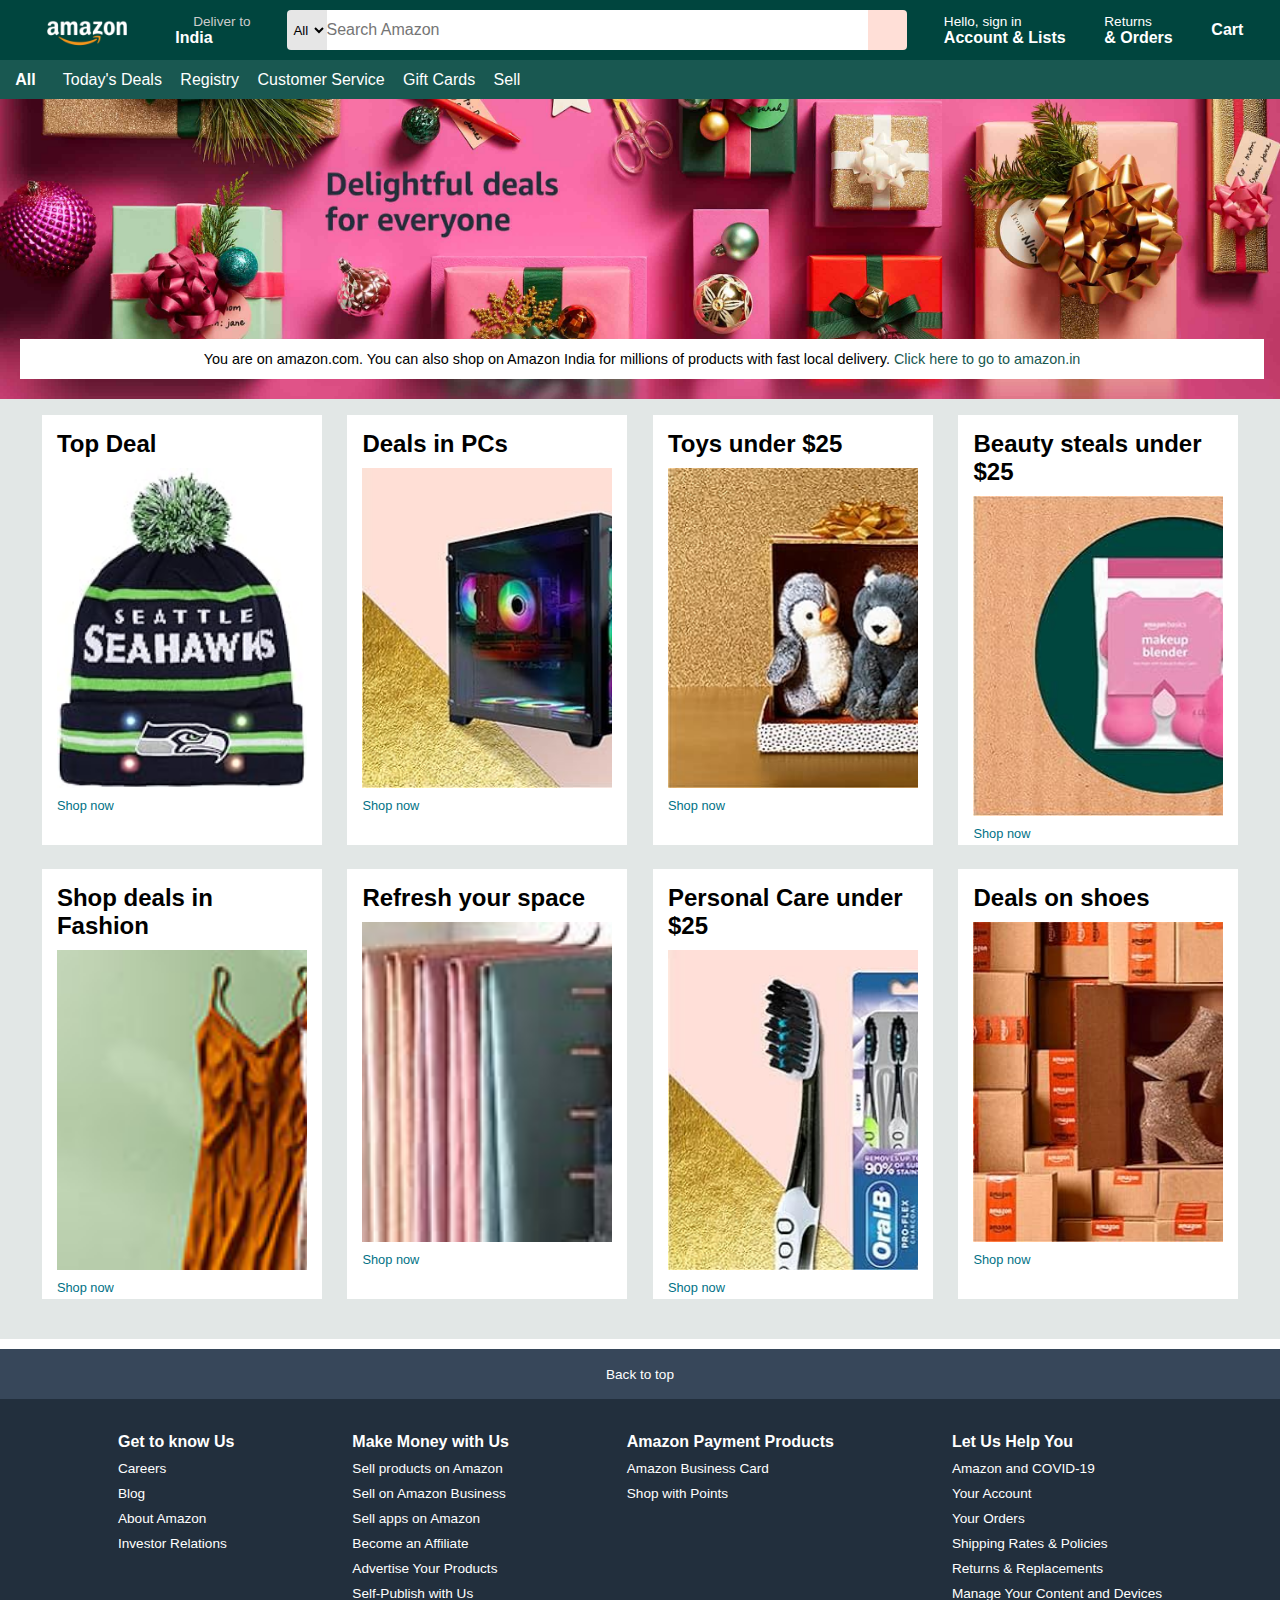
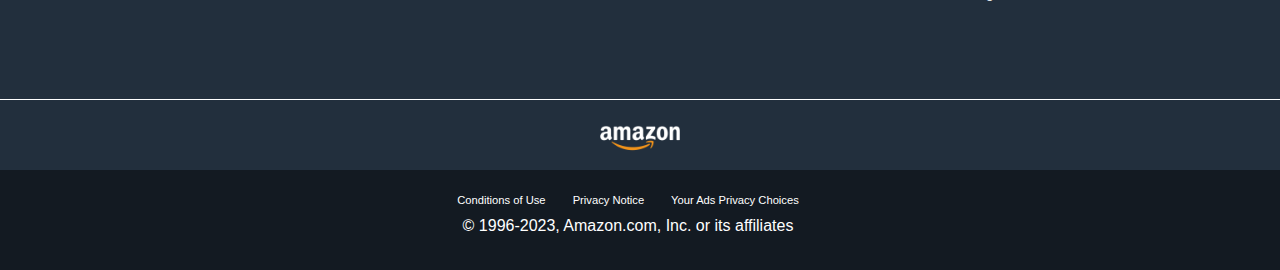
<file: amazon/index.html>
<!DOCTYPE html>
<html lang="en">
  <head>
    <meta charset="UTF-8" />
    <meta name="viewport" content="width=device-width, initial-scale=1.0" />
    <title>Amazon.com</title>
    <link
      rel="stylesheet"
      href="https://cdnjs.cloudflare.com/ajax/libs/font-awesome/6.5.0/css/all.min.css"
      integrity="sha512-Avb2QiuDEEvB4bZJYdft2mNjVShBftLdPG8FJ0V7irTLQ8Uo0qcPxh4Plq7G5tGm0rU+1SPhVotteLpBERwTkw=="
      crossorigin="anonymous"
      referrerpolicy="no-referrer"
    />
    <link rel="stylesheet" href="styles.css" />
  </head>
  <body>
    <header>
      <div class="nav-bar">
        <div class="nav-logo border"><div class="logo"></div></div>
        <div class="nav-map border">
          <span class="map-one">Deliver to</span>
          <div class="map-two">
            <i class="fa-solid fa-location-dot"></i>
            <span>India</span>
          </div>
        </div>
        <div class="nav-search">
          <select class="search-select">
            <option value="All">All</option>
          </select>
          <input type="text" placeholder="Search Amazon" class="search-input" />
          <div class="search-icon">
            <i class="fa-solid fa-magnifying-glass"></i>
          </div>
        </div>
        <div class="nav-add border">
          <p class="add-one">Hello, sign in</p>
          <p class="add-two">
            Account & Lists <i class="fa-solid fa-caret-down"></i>
          </p>
        </div>
        <div class="nav-add border">
          <p class="add-one">Returns</p>
          <p class="add-two">& Orders</p>
        </div>
        <div class="nav-cart border">
          <div class="cart-logo">
            <i class="fa-solid fa-cart-shopping"></i>
          </div>
          <p class="add-two">Cart</p>
        </div>
      </div>
      <div class="nav-menu">
        <div class="border">
          <i class="fa-solid fa-bars"></i>
          <span class="menu-all">All</span>
        </div>
        <div class="menu-option">
          <span class="border">Today's Deals</span>
          <span class="border">Registry</span>
          <span class="border">Customer Service</span>
          <span class="border">Gift Cards</span>
          <span class="border">Sell</span>
        </div>
      </div>
    </header>
    <main>
      <div class="hero">
        <div class="hero-content">
          <p>
              You are on amazon.com. You can also shop on Amazon India for millions
              of products with fast local delivery.
              <a href="https://amazon.in/?ref=aisgw_intl_stripe_in">
                Click here to go to amazon.in
          </p>
          </a>
        </div>
              </div>

        <div class="hero-catalog">
            <div class="catalog">
                <h2 class="catalog-header">Top Deal</h2>
                <div class="catalog-img" style="background-image: url(catalog_1.jpg);"></div>
                <p>Shop now</p>
            </div>
            <div class="catalog">
                <h2 class="catalog-header">Deals in PCs</h2>
                <div class="catalog-img" style="background-image: url(catalog_2.jpg);"></div>
                <p>Shop now</p>
            </div>
            <div class="catalog">
                <h2 class="catalog-header">Toys under $25</h2>
                <div class="catalog-img" style="background-image: url(catalog_3.jpg);"></div>
                <p>Shop now</p>
            </div>
            <div class="catalog">
                <h2 class="catalog-header">Beauty steals under $25</h2>
                <div class="catalog-img" style="background-image: url(catalog_4.jpg);"></div>
                <p>Shop now</p>
            </div>
            <div class="catalog">
                <h2 class="catalog-header">Shop deals in Fashion</h2>
                <div class="catalog-img" style="background-image: url(catalog_5.jpg);"></div>
                <p>Shop now</p>
            </div>
            <div class="catalog">
                <h2 class="catalog-header">Refresh your space</h2>
                <div class="catalog-img" style="background-image: url(catalog_6.jpg);"></div>
                <p>Shop now</p>
            </div>
            <div class="catalog">
                <h2 class="catalog-header">Personal Care under $25</h2>
                <div class="catalog-img" style="background-image: url(catalog_7.jpg);"></div>
                <p>Shop now</p>
            </div>
            <div class="catalog">
                <h2 class="catalog-header">Deals on shoes</h2>
                <div class="catalog-img" style="background-image: url(catalog_8.jpg);"></div>
                <p>Shop now</p>
            </div>
        </div>
    </main>
    <footer>
        <div class="footer-panel-1">Back to top</div>
        <div class="footer-panel-2">
            <div class="panel-content">
                <a href="#" class="panel-content-head">Get to know Us</a>
                <a href="#" class="panel-content-data">Careers</a>
                <a href="#" class="panel-content-data">Blog</a>
                <a href="#" class="panel-content-data">About Amazon</a>
                <a href="#" class="panel-content-data">Investor Relations</a>
            </div>
            <div class="panel-content">
                <a href="#" class="panel-content-head">Make Money with Us</a>
                <a href="#" class="panel-content-data">Sell products on Amazon</a>
                <a href="#" class="panel-content-data">Sell on Amazon Business</a>
                <a href="#" class="panel-content-data">Sell apps on Amazon</a>
                <a href="#" class="panel-content-data">Become an Affiliate</a>
                <a href="#" class="panel-content-data">Advertise Your Products</a>
                <a href="#" class="panel-content-data">Self-Publish with Us</a>


            </div>
            <div class="panel-content">
                <a href="#" class="panel-content-head">Amazon Payment Products</a>
                <a href="#" class="panel-content-data">Amazon Business Card</a>
                <a href="#" class="panel-content-data">Shop with Points</a>
            </div>
            <div class="panel-content">
                <a href="#" class="panel-content-head">Let Us Help You</a>
                <a href="#" class="panel-content-data">Amazon and COVID-19</a>
                <a href="#" class="panel-content-data">Your Account</a>
                <a href="#" class="panel-content-data">Your Orders</a>
                <a href="#" class="panel-content-data">Shipping Rates & Policies</a>
                <a href="#" class="panel-content-data">Returns & Replacements</a>
                <a href="#" class="panel-content-data">Manage Your Content and Devices</a>
            </div>
        </div>
        <div class="footer-panel-3">
            <div class="footer-logo"></div>
        </div>
        <div class="footer-panel-4">
            <div class="row">
                <a href="#" class="panel-data">Conditions of Use</a>
                <a href="#" class="panel-data">Privacy Notice</a>
                <a href="#" class="panel-data">Your Ads Privacy Choices</a>
            </div>
            <div class="copyright">© 1996-2023, Amazon.com, Inc. or its affiliates</div>
        </div>
    </footer>
  </body>
</html>
</file>
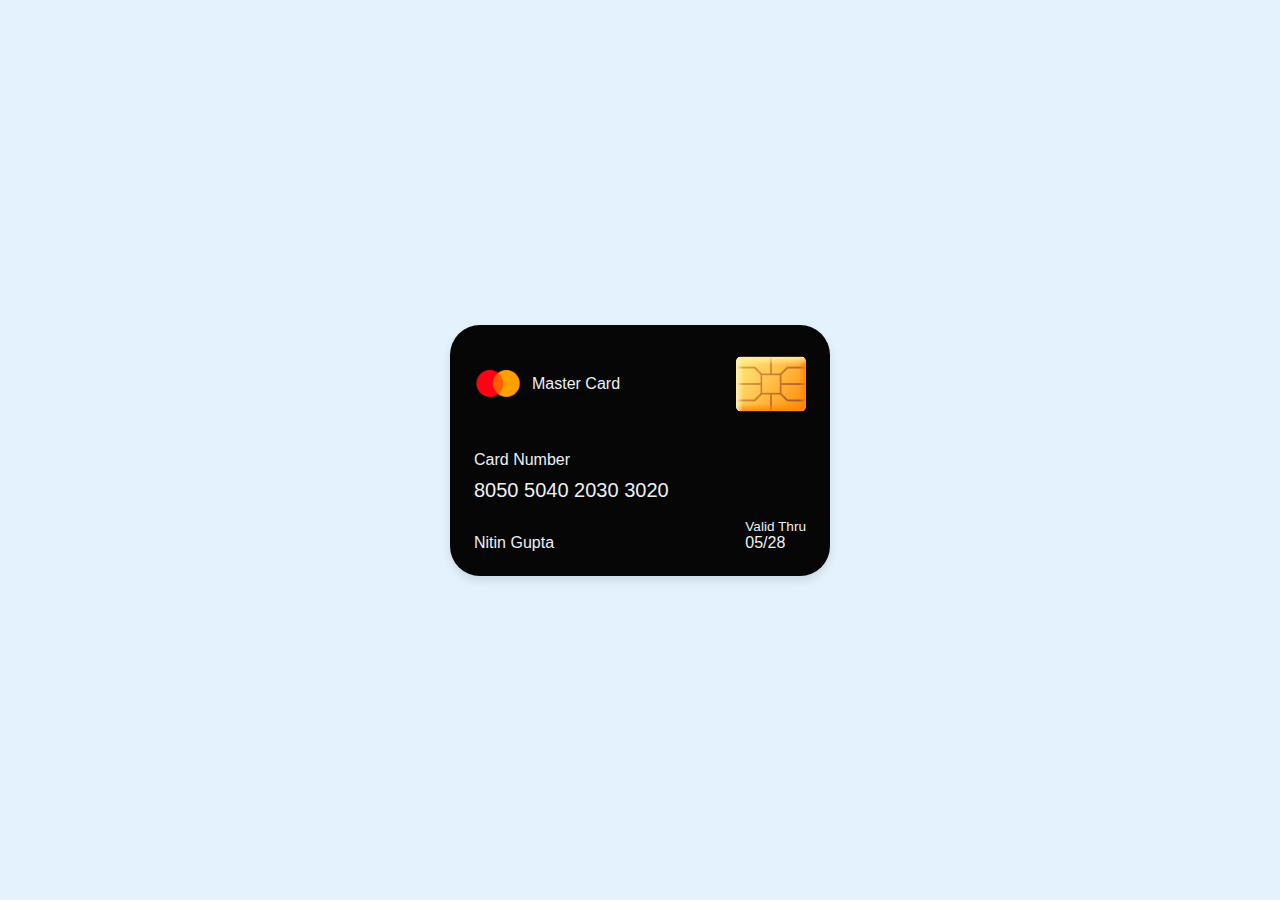
<file: Credit Card/index.html>
<!DOCTYPE html>
<html lang="en">
  <head>
    <meta charset="UTF-8" />
    <meta name="viewport" content="width=device-width, initial-scale=1.0" />
    <title>Credit Card UI Design</title>
    <link rel="stylesheet" href="styles.css" />
  </head>
  <body>
    <div class="card">
      <div class="header">
        <div class="logo">
          <img src="logo.png" />
          <h5 class="content">Master Card</h5>
        </div>
        <div class="chip"></div>
      </div>
      <div class="info">
        <div class="card-detail">
          <div class="card-lab">Card Number</div>
          <div class="card-num">8050 5040 2030 3020</div>
          <div class="name">Nitin Gupta</div>
        </div>
        <div class="card-info">
          <div class="valid">Valid Thru</div>
          <div class="date">05/28</div>
        </div>
      </div>
    </div>
  </body>
</html>
</file>
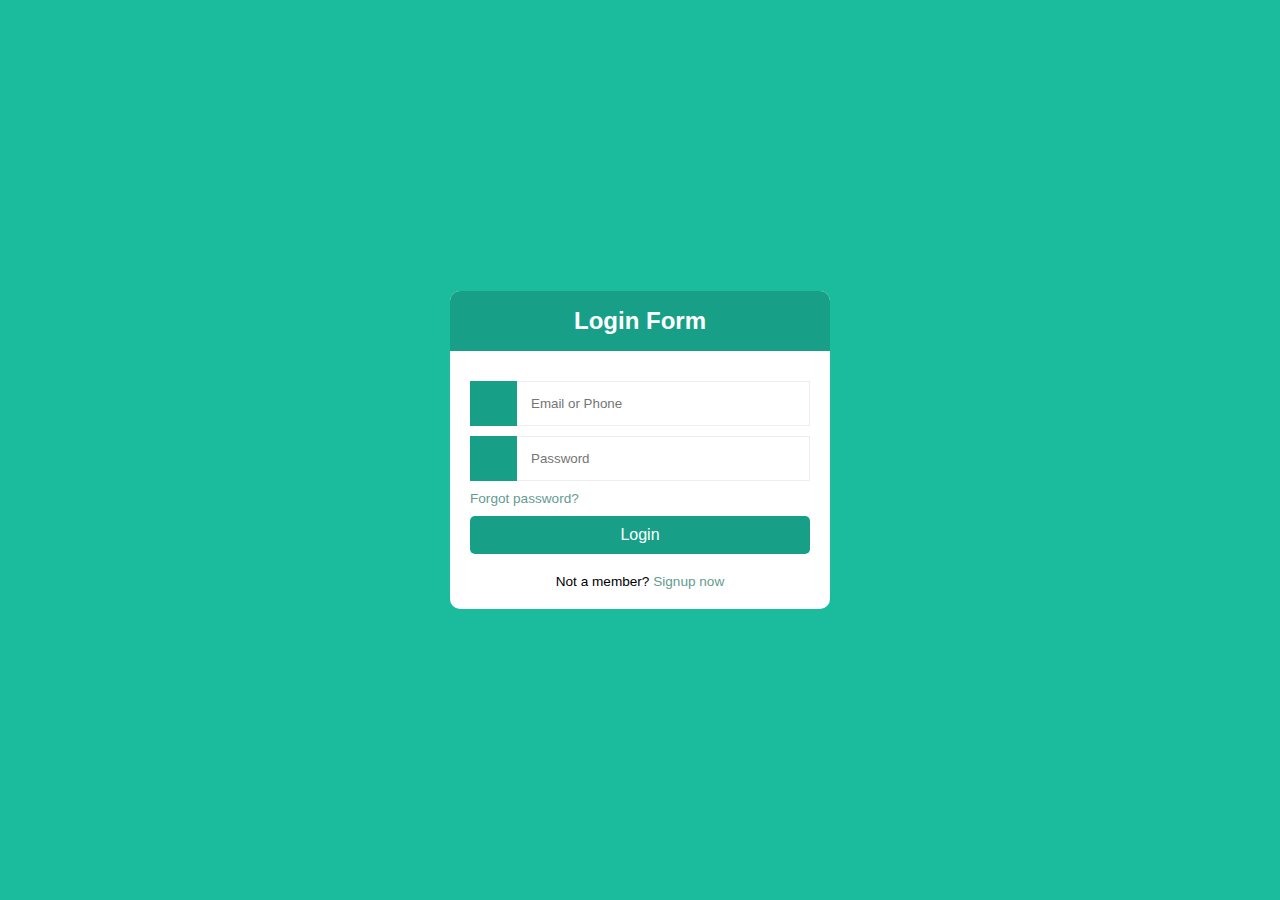
<file: Login FORM/index.html>
<!DOCTYPE html>
<html lang="en">
  <head>
    <meta charset="UTF-8" />
    <meta name="viewport" content="width=device-width, initial-scale=1.0" />
    <title>Login Form</title>
    <link rel="stylesheet" href="styles.css" />
    <link
      rel="stylesheet"
      href="https://cdnjs.cloudflare.com/ajax/libs/font-awesome/6.5.0/css/all.min.css"
      integrity="sha512-Avb2QiuDEEvB4bZJYdft2mNjVShBftLdPG8FJ0V7irTLQ8Uo0qcPxh4Plq7G5tGm0rU+1SPhVotteLpBERwTkw=="
      crossorigin="anonymous"
      referrerpolicy="no-referrer"
    />
  </head>
  <body>
    <form action="" class="form">
      <h2 class="heading">Login Form</h2>
      <div class="content">
        <div class="user">
          <i class="fa-solid fa-user"></i
          ><input
            type="text"
            class="username"
            placeholder="Email or Phone"
            required
          />
        </div>
        <div class="passw">
          <i class="fa-solid fa-lock"></i
          ><input
            type="password"
            class="password"
            placeholder="Password"
            required
          />
        </div>
        <a class="forgot" href="#">Forgot password?</a>
        <button type="submit" class="login">Login</button>
        <div class="signup">
          <a href="#">Not a member? <span class="forgot">Signup now</span></a>
        </div>
      </div>
    </form>
  </body>
</html>
</file>
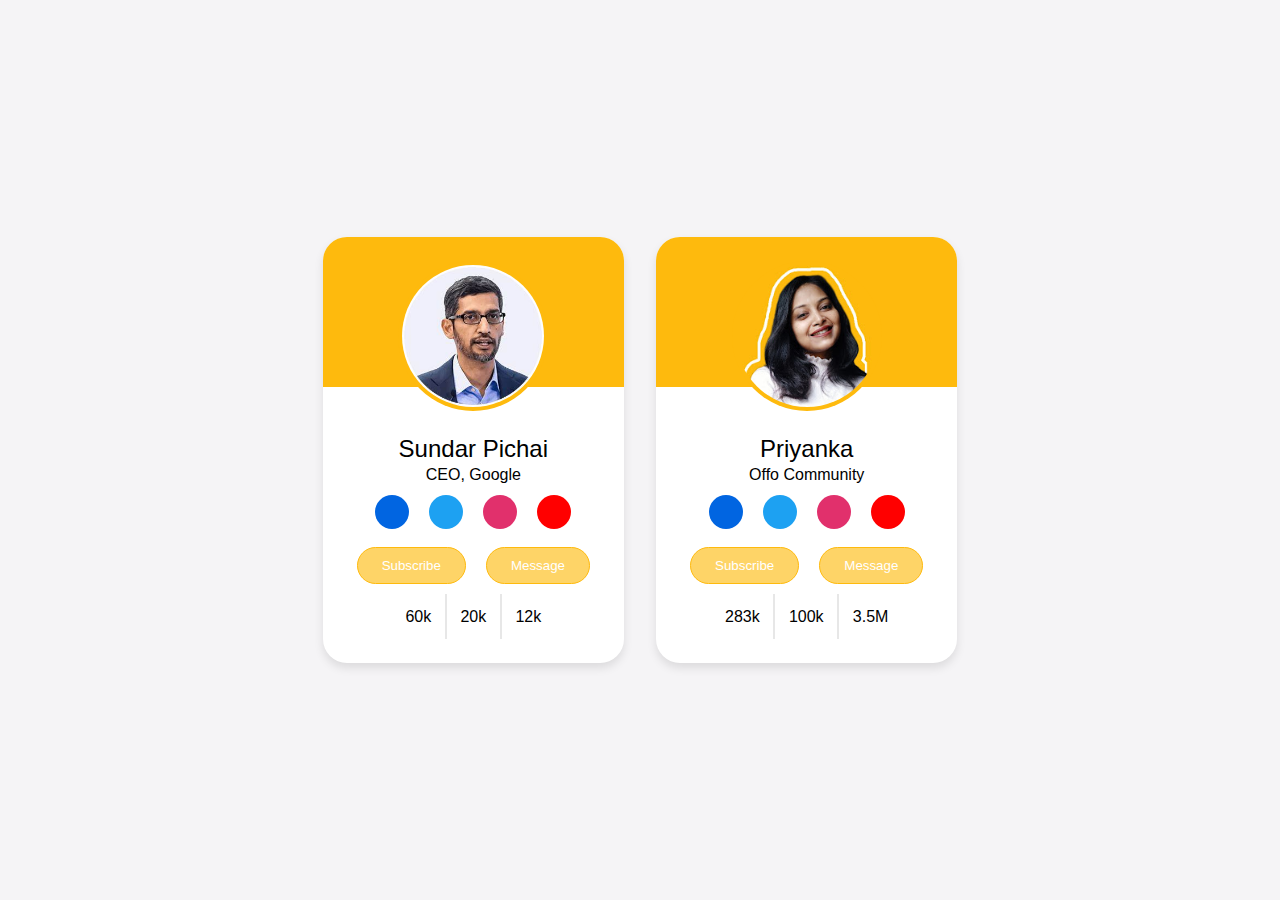
<file: Profile Card/index.html>
<!DOCTYPE html>
<html lang="en">
  <head>
    <meta charset="UTF-8" />
    <meta name="viewport" content="width=device-width, initial-scale=1.0" />
    <title>Profile Card</title>
    <link rel="stylesheet" href="styles.css" />
    <link
      rel="stylesheet"
      href="https://cdnjs.cloudflare.com/ajax/libs/font-awesome/6.5.0/css/all.min.css"
      integrity="sha512-Avb2QiuDEEvB4bZJYdft2mNjVShBftLdPG8FJ0V7irTLQ8Uo0qcPxh4Plq7G5tGm0rU+1SPhVotteLpBERwTkw=="
      crossorigin="anonymous"
      referrerpolicy="no-referrer"
    />
  </head>
  <body>
    <div class="page-container">
      <div class="card">
        <div class="sec1">
          <image class="image" src="profile1.jfif"></image>
        </div>
        <div class="sec2">
          <p class="profile-name">Sundar Pichai</p>
          <p class="profile-desg">CEO, Google</p>
          <div class="social-media">
            <a href="#" class="icons" style="background-color: #0165e1"
              ><i class="fa-brands fa-facebook"></i
            ></a>
            <a href="#" class="icons" style="background-color: #1da1f2"
              ><i class="fa-brands fa-twitter"></i
            ></a>
            <a href="#" class="icons" style="background-color: #e1306c"
              ><i class="fa-brands fa-square-instagram"></i
            ></a>
            <a href="#" class="icons" style="background-color: red"
              ><i class="fa-brands fa-youtube"></i
            ></a>
          </div>
          <div class="but">
            <button type="button">Subscribe</button>
            <button type="button">Message</button>
          </div>
          <div class="stats">
            <div class="stats-data">
              <i class="fa-regular fa-heart"></i> 60k
            </div>
            <div class="stats-data">
              <i class="fa-regular fa-message"></i> 20k
            </div>
            <div class="stats-data"><i class="fa-solid fa-reply"></i> 12k</div>
          </div>
        </div>
      </div>
      <div class="card">
        <div class="sec1">
          <image class="image" src="profile2.jpg"></image>
        </div>
        <div class="sec2">
          <p class="profile-name">Priyanka</p>
          <p class="profile-desg">Offo Community</p>
          <div class="social-media">
            <a href="#" class="icons" style="background-color: #0165e1"
              ><i class="fa-brands fa-facebook"></i
            ></a>
            <a href="#" class="icons" style="background-color: #1da1f2"
              ><i class="fa-brands fa-twitter"></i
            ></a>
            <a href="#" class="icons" style="background-color: #e1306c"
              ><i class="fa-brands fa-square-instagram"></i
            ></a>
            <a href="#" class="icons" style="background-color: red"
              ><i class="fa-brands fa-youtube"></i
            ></a>
          </div>
          <div class="but">
            <button type="button">Subscribe</button>
            <button type="button">Message</button>
          </div>
          <div class="stats">
            <div class="stats-data">
              <i class="fa-regular fa-heart"></i> 283k
            </div>
            <div class="stats-data">
              <i class="fa-regular fa-message"></i> 100k
            </div>
            <div class="stats-data"><i class="fa-solid fa-reply"></i> 3.5M</div>
          </div>
        </div>
      </div>
    </div>
  </body>
</html>
</file>
<file: amazon/styles.css>
* {
  padding: 0;
  margin: 0;
  font-family: Arial, Helvetica, sans-serif;
  border: border-box;
}

header {
  color: white;
}

.nav-bar {
  background-color: #00453e;
  height: 60px;
  color: white;
  display: flex;
  align-items: center;
  justify-content: space-evenly;
}

.nav-logo {
  height: 50px;
  width: 100px;
}

.logo {
  height: 50px;
  width: 100%;
  background: url("amazon-logo.png");
  background-size: cover;
}

.border {
  border: 2px solid transparent;
}

.border:hover {
  border: 2px solid white;
}

.map-one {
  display: block;
  color: #ccc;
  font-size: 0.85rem;
  margin-left: 18px;
}

.map-two {
  font-size: 1rem;
  font-weight: bold;
}

.nav-search {
  height: 40px;
  width: 620px;
  display: flex;
  justify-content: space-evenly;
  border-radius: 10px;
}

.nav-search:hover {
  border: 2px solid orange;
}

.search-select {
  background-color: #e6e6e6;
  width: 45px;
  text-align: center;
  border-top-left-radius: 4px;
  border-bottom-left-radius: 4px;
  border: none;
}

.search-input {
  width: 100%;
  font-size: 1rem;
  border: none;
}

.search-icon {
  width: 45px;
  background-color: #ffdfd7;
  color: black;
  display: flex;
  justify-content: center;
  align-items: center;
  font-size: 1.2rem;
  border-top-right-radius: 4px;
  border-bottom-right-radius: 4px;
}

.add-one {
  font-size: 0.85rem;
}
.add-two {
  font-size: 1rem;
  font-weight: 700;
}

.nav-cart {
  display: flex;
  align-items: end;
}

.cart-logo {
  font-size: 25px;
}

.nav-menu {
  background-color: #195851;
  height: 39px;
  display: flex;
  align-items: center;
  justify-content: space-evenly;
}

.menu-all {
  font-weight: 700;
}

.menu-option {
  width: 95%;
}

.menu-option span {
  margin-left: 10px;
}

.hero {
  background-image: url("hero.jpg");
  background-size: cover;
  width: auto;
  height: 300px;
  display: flex;
  flex-direction: column;
  justify-content: end;
}

.hero-content {
  background-color: white;
  text-align: center;
  height: 20px;
  padding: 10px 14px 10px 14px;
  width: 95%;
  display: flex;
  align-items: center;
  justify-content: center;
  font-size: 0.9rem;
  margin: 0px 20px 20px 20px;
}

.hero-content a {
  text-decoration: none;
  color: #195851;
}

.hero-content a:hover {
  text-decoration: underline;
  color: #c7511f;
}

.hero-catalog {
  padding: 1rem;
  display: flex;
  justify-content: space-evenly;
  flex-wrap: wrap;
  background-color: #e2e7e6;
}

.catalog {
  height: 400px;
  background-color: white;
  padding: 15px;
  margin-bottom: 1.5rem;
}

.catalog-img {
  height: 80%;
  background-size: cover;
  margin: 10px 0px 10px 0px;
}

.catalog p {
  color: #007185;
  font-size: 0.8rem;
}

@media (min-width: 1024px) {
  .catalog {
    width: 20%;
  }
}

@media (max-width: 1024px) {
  .catalog {
    width: 31%;
  }
}

footer {
  margin-top: 10px;
}
.footer-panel-1 {
  height: 50px;
  color: white;
  background-color: #37475a;
  display: flex;
  justify-content: center;
  align-items: center;
  font-size: 0.85rem;
}

.footer-panel-2 {
  background-color: #222f3d;

  height: 300px;
  display: flex;
  justify-content: space-evenly;
}

.panel-content {
  display: flex;
  flex-direction: column;
}

.panel-content a {
  color: white;
  text-decoration: none;
  padding-top: 10px;
}

.panel-content a:hover {
  text-decoration: underline;
}

.panel-content-head {
  margin-top: 1.5rem;
  font-weight: 700;
}

.panel-content-data {
  font-size: 0.85rem;
  color: #dddddd;
}

.footer-panel-3 {
  background-color: #222f3d;
  border-top: 0.02px solid white;
  height: 70px;
  display: flex;
  justify-content: center;
  align-items: center;
}

.footer-logo {
  height: 50px;
  width: 100px;
  background: url("amazon-logo.png");
  background-size: cover;
}

.footer-panel-4 {
  background-color: #131a22;
  height: 100px;
  color: white;
  /* display: flex;
  justify-content: center;
  align-items: center; */
}

.row {
  padding-top: 1.5rem;
  font-size: 0.7rem;
  text-align: center;
}

.footer-panel-4 .row a {
  text-decoration: none;
  color: white;
  margin-right: 1.5rem;
}

.footer-panel-4 .row a:hover {
  text-decoration: underline;
}

.copyright {
  text-align: center;
  padding: 0.7rem 1.5rem 0.85rem 0px;
}
</file>
<file: Credit Card/styles.css>
* {
  padding: 0;
  margin: 0;
  box-sizing: border-box;
  font-family: sans-serif;
}

body {
  background-color: rgb(228, 242, 254);
  height: 100vh;
  display: flex;
  justify-content: center;
  align-items: center;
}

.card {
  max-width: 380px;
  width: 100%;
  border-radius: 30px;
  box-shadow: 0 5px 10px rgba(0, 0, 0, 0.1);
  background-color: #070607;
  color: #ecf0f2;
  padding: 1.5rem;
}

.header,
.logo {
  display: flex;
  align-items: center;
  justify-content: space-between;
}

.logo img {
  width: 48px;
  margin-right: 10px;
}

.logo .content {
  font-size: 1rem;
  font-weight: 500;
}

.chip {
  background-image: url("chip.png");
  background-size: cover;
  background-repeat: no-repeat;
  height: 70px;
  width: 70px;
}

.info {
  display: flex;
  justify-content: space-between;
  align-items: flex-end;
  margin-top: 2rem;
}

.card-detail .card-num {
  margin-top: 10px;
  font-size: 1.25rem;
  font-weight: 500;
}

.card-detail .name {
  margin-top: 2rem;
  font-size: 1rem;
  font-weight: 400;
}

.card-info .valid {
  font-size: 0.85rem;
}
</file>
<file: Login FORM/styles.css>
* {
  padding: 0;
  margin: 0;
  box-sizing: border-box;
  font-family: sans-serif;
}

body {
  background-color: #1bbc9d;
  height: 100vh;
  display: flex;
  align-items: center;
  justify-content: center;
}

.form {
  max-width: 380px;
  width: 100%;
  color: white;
  background-color: white;
  border-radius: 10px;
}

.heading {
  text-align: center;
  padding: 1rem;
  background-color: #17a087;
  border-top-left-radius: 10px;
  border-top-right-radius: 10px;
}

.content {
  display: flex;
  flex-direction: column;
  justify-content: center;
  /* align-items: center; */
  padding: 10px;
  margin-top: 20px;
}

.user,
.passw {
  margin-bottom: 10px;
  padding: 0 10px;
  height: 45px;
  position: relative;
}

.user i,
.passw i {
  color: white;
  background-color: #17a087;
  position: absolute;
  height: 100%;
  width: 47px;
  display: flex;
  justify-content: center;
  align-items: center;
}

.user input,
.passw input {
  height: 100%;
  width: 100%;
  padding-left: 60px;
  border: 1px solid #eeecee;
}

.user input:focus-visible,
.passw input:focus-visible {
  border-color: #17a087;
  outline: none;
  box-shadow: inset 0px 0px 2px 2px rgba(26, 188, 156, 0.25);
}

.content .forgot {
  color: #649b8f;
  font-size: 0.85rem;
  padding-left: 10px;
  text-decoration: none;
}

.content .forgot:hover {
  text-decoration: underline;
}

.content .login {
  background-color: #17a087;
  color: white;
  padding: 10px;
  font-size: 1rem;
  font-weight: 500;
  border: none;
  margin: 10px;
  border-radius: 5px;
}

.signup {
  font-size: 0.85rem;
  padding: 10px;
  text-align: center;
}

.signup a {
  text-decoration: none;
  color: black;
}

.signup .forgot {
  padding: 0;
}
</file>
<file: Profile Card/styles.css>
* {
  margin: 0;
  padding: 0;
  font-family: "Poppins", sans-serif;
  box-sizing: border-box;
}

body {
  background-color: #f5f4f6;
  height: 100vh;
  display: flex;
  align-items: center;
  justify-content: center;
}

.page-container {
  display: flex;
  align-items: center;
  justify-content: center;
}

.card {
  max-width: 370px;
  width: 100%;
  border-radius: 24px;
  background-color: white;
  box-shadow: 0 5px 10px rgba(0, 0, 0, 0.1);
  display: flex;
  flex-direction: column;
  align-items: center;
  justify-content: center;
  padding: 1.5rem;
  position: relative;
  margin: 1rem;
}

.sec1 {
  height: 150px;
  width: 150px;
  border-radius: 50%;
  background-color: #feba0d;
  z-index: 1;
}

.image {
  padding: 4px;
  height: 100%;
  width: 100%;
  border-radius: 50%;
  object-fit: cover;
  /* border: 2px solid white; */
}

.card::before {
  content: "";
  background-color: #feba0d;
  position: absolute;
  height: 150px;
  width: 100%;
  top: 0;
  left: 0;
  border-top-right-radius: 24px;
  border-top-left-radius: 24px;
}

.sec2 {
  display: flex;
  flex-direction: column;
  align-items: center;
  justify-content: center;
}

.profile-name {
  font-size: 1.5rem;
  font-weight: 500;
  margin-top: 1.5rem;
}

.profile-desg {
  font-size: 1rem;
  margin: 0.2rem;
}

.social-media {
  margin: 0.5rem;
  display: flex;
  align-items: center;
  justify-content: center;
}

.social-media .icons {
  display: flex;
  align-items: center;
  justify-content: center;
  text-decoration: none;
  font-size: 1rem;
  margin: 0 10px;
  height: 34px;
  width: 34px;
  border-radius: 50%;
  background-color: red;
  color: white;
}

.but {
  width: 100%;
  display: flex;
  justify-content: space-evenly;
  align-items: center;
}

.but button {
  background-color: #feba0da0;
  color: white;
  border-radius: 24px;
  border: 1px solid #feba0d;
  padding: 10px 24px;
  margin: 10px;
}

.but button:hover {
  background-color: #feba0d;
}

.stats {
  font-size: 1rem;
  margin-top: 1rem 0.85rem 0px 0px;
  display: flex;
  align-items: center;
  justify-content: center;
}

.stats .stats-data {
  padding: 0.85rem;
  border-right: 2px solid #e7e7e7;
}

.stats-data:last-child {
  border: none;
}
</file>
